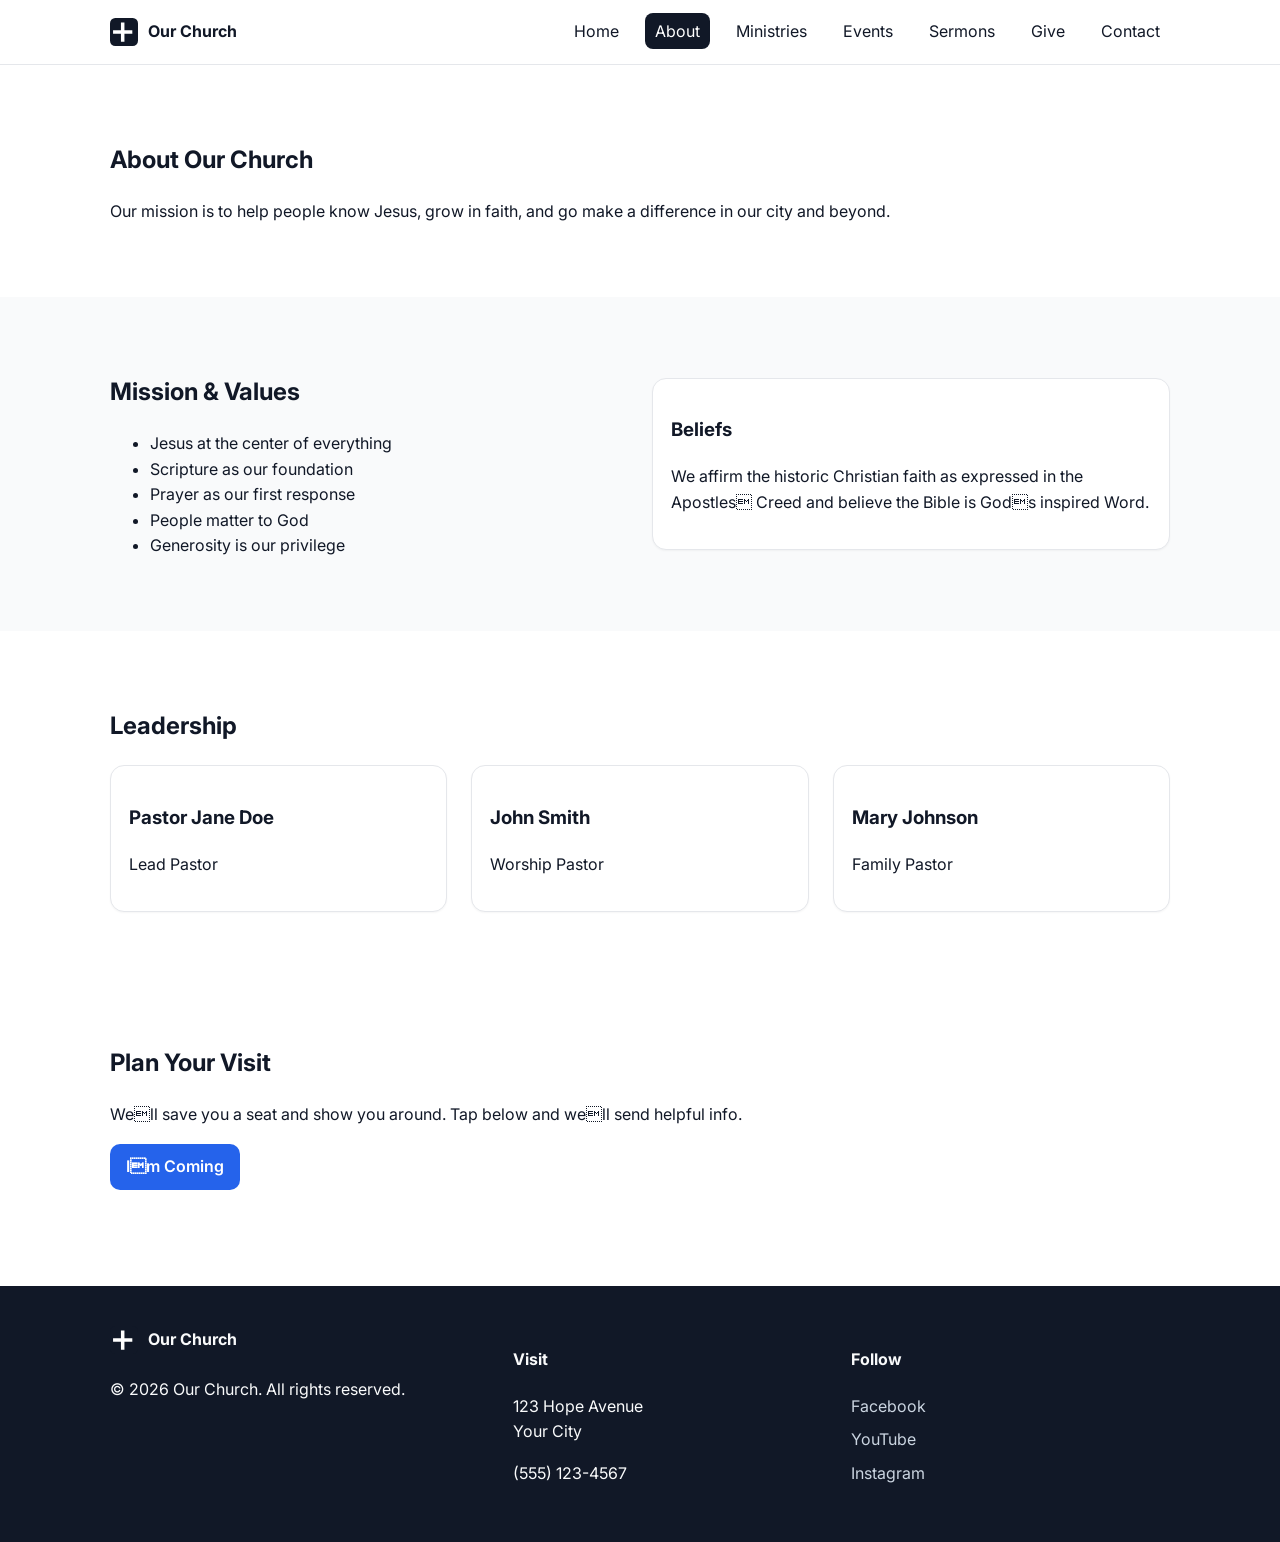
<file: New folder (2)/about.html>
<!DOCTYPE html>
<html lang="en">
<head>
    <meta charset="UTF-8">
    <meta name="viewport" content="width=device-width, initial-scale=1.0">
    <meta name="description" content="Learn about Our Church: our mission, beliefs, and leadership.">
    <title>About | Our Church</title>
    <link rel="preconnect" href="https://fonts.googleapis.com">
    <link rel="preconnect" href="https://fonts.gstatic.com" crossorigin>
    <link href="https://fonts.googleapis.com/css2?family=Inter:wght@400;600;700&display=swap" rel="stylesheet">
    <link rel="icon" href="assets/img/favicon.svg" type="image/svg+xml">
    <link rel="stylesheet" href="assets/css/styles.css">
</head>
<body>
    <header class="site-header">
        <div class="container header-inner">
            <a href="index.html" class="brand">
                <img src="assets/img/logo.svg" alt="Our Church logo" class="logo">
                <span>Our Church</span>
            </a>
            <nav class="nav" aria-label="Primary">
                <button class="nav-toggle" aria-expanded="false" aria-controls="nav-menu">Menu</button>
                <ul id="nav-menu" class="nav-list">
                    <li><a href="index.html">Home</a></li>
                    <li><a class="active" href="about.html">About</a></li>
                    <li><a href="ministries.html">Ministries</a></li>
                    <li><a href="events.html">Events</a></li>
                    <li><a href="sermons.html">Sermons</a></li>
                    <li><a href="give.html">Give</a></li>
                    <li><a href="contact.html">Contact</a></li>
                </ul>
            </nav>
        </div>
    </header>

    <main id="main-content">
        <section class="section">
            <div class="container">
                <h1>About Our Church</h1>
                <p>Our mission is to help people know Jesus, grow in faith, and go make a difference in our city and beyond.</p>
            </div>
        </section>

        <section class="section section-alt" id="mission">
            <div class="container grid-2">
                <div>
                    <h2>Mission & Values</h2>
                    <ul>
                        <li>Jesus at the center of everything</li>
                        <li>Scripture as our foundation</li>
                        <li>Prayer as our first response</li>
                        <li>People matter to God</li>
                        <li>Generosity is our privilege</li>
                    </ul>
                </div>
                <div class="card">
                    <h3>Beliefs</h3>
                    <p>We affirm the historic Christian faith as expressed in the Apostles Creed and believe the Bible is Gods inspired Word.</p>
                </div>
            </div>
        </section>

        <section class="section" id="leadership">
            <div class="container">
                <h2>Leadership</h2>
                <div class="grid-3">
                    <div class="card">
                        <h3>Pastor Jane Doe</h3>
                        <p>Lead Pastor</p>
                    </div>
                    <div class="card">
                        <h3>John Smith</h3>
                        <p>Worship Pastor</p>
                    </div>
                    <div class="card">
                        <h3>Mary Johnson</h3>
                        <p>Family Pastor</p>
                    </div>
                </div>
            </div>
        </section>

        <section class="section" id="plan">
            <div class="container">
                <h2>Plan Your Visit</h2>
                <p>Well save you a seat and show you around. Tap below and well send helpful info.</p>
                <a class="btn btn-primary" href="contact.html">Im Coming</a>
            </div>
        </section>
    </main>

    <footer class="site-footer">
        <div class="container footer-grid">
            <div>
                <a href="index.html" class="brand brand-footer">
                    <img src="assets/img/logo.svg" alt="Our Church logo" class="logo">
                    <span>Our Church</span>
                </a>
                <p>&copy; <span id="year"></span> Our Church. All rights reserved.</p>
            </div>
            <div>
                <h4>Visit</h4>
                <p>123 Hope Avenue<br>Your City</p>
                <p>(555) 123-4567</p>
            </div>
            <div>
                <h4>Follow</h4>
                <ul class="social">
                    <li><a href="#" aria-label="Facebook">Facebook</a></li>
                    <li><a href="#" aria-label="YouTube">YouTube</a></li>
                    <li><a href="#" aria-label="Instagram">Instagram</a></li>
                </ul>
            </div>
        </div>
    </footer>

    <script src="assets/js/main.js"></script>
</body>
<!--
  Built with love for the local church.
-->
</html>
</file>
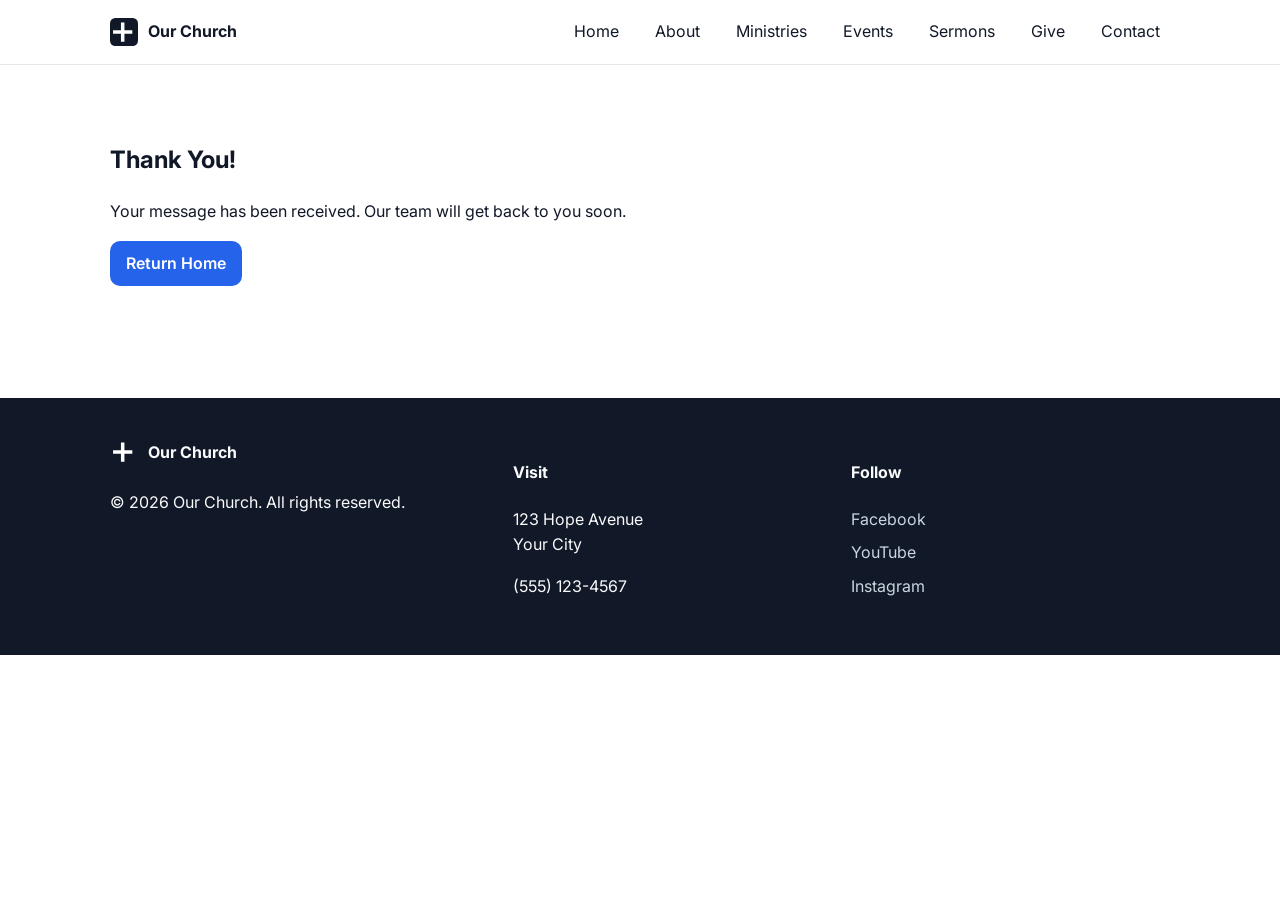
<file: New folder (2)/contact-success.html>
<!DOCTYPE html>
<html lang="en">
<head>
    <meta charset="UTF-8">
    <meta name="viewport" content="width=device-width, initial-scale=1.0">
    <meta name="robots" content="noindex">
    <title>Thank You | Our Church</title>
    <link rel="preconnect" href="https://fonts.googleapis.com">
    <link rel="preconnect" href="https://fonts.gstatic.com" crossorigin>
    <link href="https://fonts.googleapis.com/css2?family=Inter:wght@400;600;700&display=swap" rel="stylesheet">
    <link rel="icon" href="assets/img/favicon.svg" type="image/svg+xml">
    <link rel="stylesheet" href="assets/css/styles.css">
</head>
<body>
    <header class="site-header">
        <div class="container header-inner">
            <a href="index.html" class="brand">
                <img src="assets/img/logo.svg" alt="Our Church logo" class="logo">
                <span>Our Church</span>
            </a>
            <nav class="nav" aria-label="Primary">
                <button class="nav-toggle" aria-expanded="false" aria-controls="nav-menu">Menu</button>
                <ul id="nav-menu" class="nav-list">
                    <li><a href="index.html">Home</a></li>
                    <li><a href="about.html">About</a></li>
                    <li><a href="ministries.html">Ministries</a></li>
                    <li><a href="events.html">Events</a></li>
                    <li><a href="sermons.html">Sermons</a></li>
                    <li><a href="give.html">Give</a></li>
                    <li><a href="contact.html">Contact</a></li>
                </ul>
            </nav>
        </div>
    </header>

    <main id="main-content">
        <section class="section">
            <div class="container">
                <h1>Thank You!</h1>
                <p>Your message has been received. Our team will get back to you soon.</p>
                <p><a class="btn btn-primary" href="index.html">Return Home</a></p>
            </div>
        </section>
    </main>

    <footer class="site-footer">
        <div class="container footer-grid">
            <div>
                <a href="index.html" class="brand brand-footer">
                    <img src="assets/img/logo.svg" alt="Our Church logo" class="logo">
                    <span>Our Church</span>
                </a>
                <p>&copy; <span id="year"></span> Our Church. All rights reserved.</p>
            </div>
            <div>
                <h4>Visit</h4>
                <p>123 Hope Avenue<br>Your City</p>
                <p>(555) 123-4567</p>
            </div>
            <div>
                <h4>Follow</h4>
                <ul class="social">
                    <li><a href="#" aria-label="Facebook">Facebook</a></li>
                    <li><a href="#" aria-label="YouTube">YouTube</a></li>
                    <li><a href="#" aria-label="Instagram">Instagram</a></li>
                </ul>
            </div>
        </div>
    </footer>

    <script src="assets/js/main.js"></script>
</body>
</html>
</file>
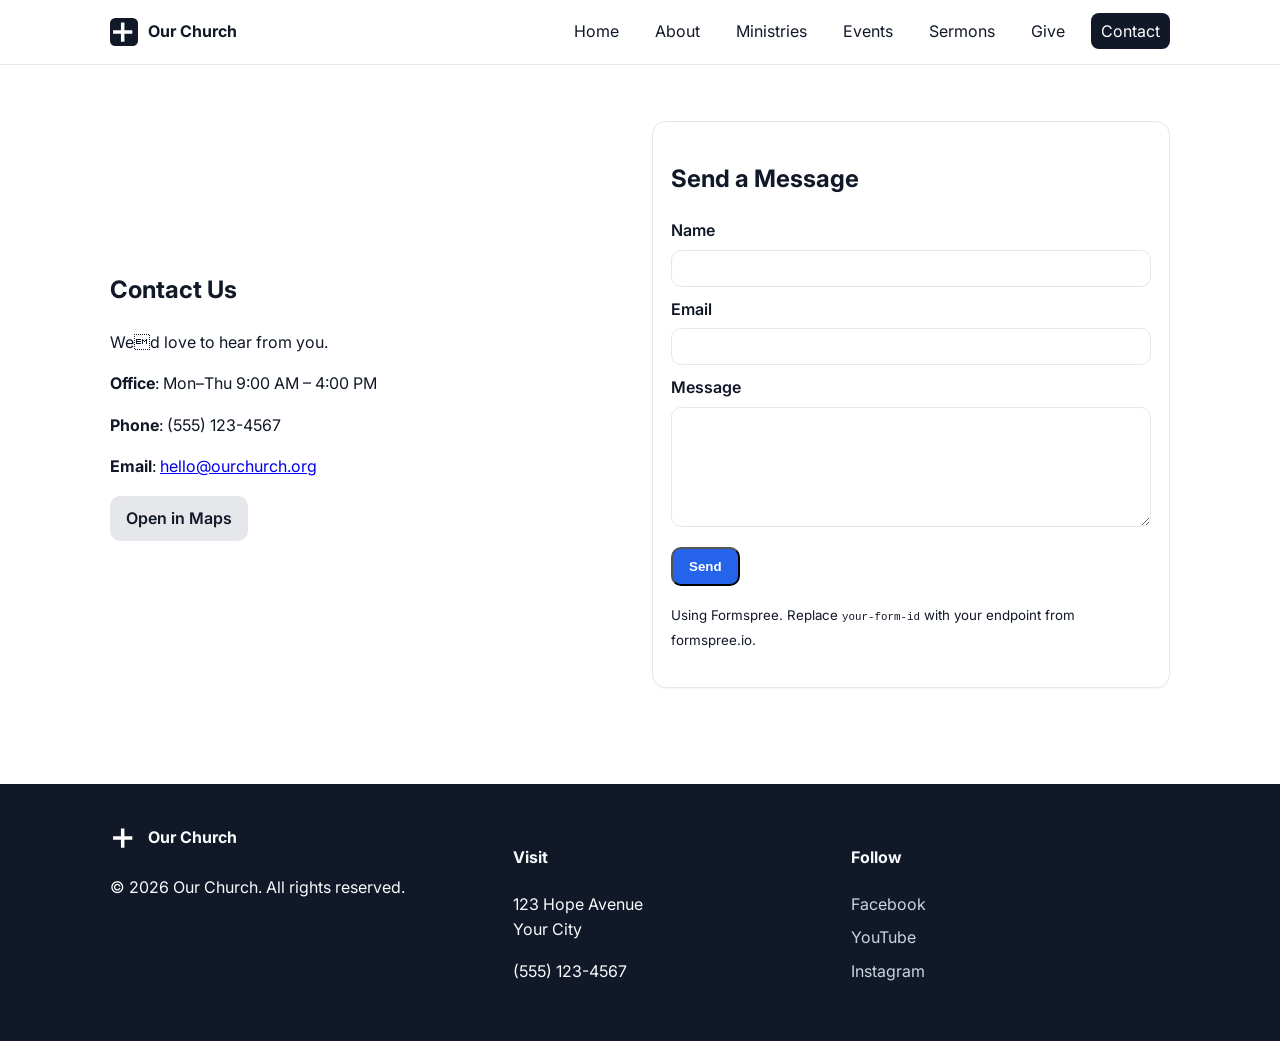
<file: New folder (2)/contact.html>
<!DOCTYPE html>
<html lang="en">
<head>
    <meta charset="UTF-8">
    <meta name="viewport" content="width=device-width, initial-scale=1.0">
    <meta name="description" content="Contact Our Church for prayer, questions, or planning a visit.">
    <title>Contact | Our Church</title>
    <link rel="preconnect" href="https://fonts.googleapis.com">
    <link rel="preconnect" href="https://fonts.gstatic.com" crossorigin>
    <link href="https://fonts.googleapis.com/css2?family=Inter:wght@400;600;700&display=swap" rel="stylesheet">
    <link rel="icon" href="assets/img/favicon.svg" type="image/svg+xml">
    <link rel="stylesheet" href="assets/css/styles.css">
</head>
<body>
    <header class="site-header">
        <div class="container header-inner">
            <a href="index.html" class="brand">
                <img src="assets/img/logo.svg" alt="Our Church logo" class="logo">
                <span>Our Church</span>
            </a>
            <nav class="nav" aria-label="Primary">
                <button class="nav-toggle" aria-expanded="false" aria-controls="nav-menu">Menu</button>
                <ul id="nav-menu" class="nav-list">
                    <li><a href="index.html">Home</a></li>
                    <li><a href="about.html">About</a></li>
                    <li><a href="ministries.html">Ministries</a></li>
                    <li><a href="events.html">Events</a></li>
                    <li><a href="sermons.html">Sermons</a></li>
                    <li><a href="give.html">Give</a></li>
                    <li><a class="active" href="contact.html">Contact</a></li>
                </ul>
            </nav>
        </div>
    </header>

    <main id="main-content">
        <section class="section">
            <div class="container grid-2">
                <div>
                    <h1>Contact Us</h1>
                    <p>Wed love to hear from you.</p>
                    <p><strong>Office</strong>: Mon–Thu 9:00 AM – 4:00 PM</p>
                    <p><strong>Phone</strong>: (555) 123-4567</p>
                    <p><strong>Email</strong>: <a href="mailto:hello@ourchurch.org">hello@ourchurch.org</a></p>
                    <p><a class="btn btn-secondary" href="https://maps.google.com" target="_blank" rel="noopener">Open in Maps</a></p>
                </div>
                <div class="card">
                    <h2>Send a Message</h2>
                    <form action="https://formspree.io/f/your-form-id" method="POST">
                        <input type="hidden" name="_subject" value="New message from Our Church website">
                        <input type="hidden" name="_next" value="/contact-success.html">

                        <label for="name">Name</label>
                        <input type="text" id="name" name="name" required>

                        <label for="email">Email</label>
                        <input type="email" id="email" name="email" required>

                        <label for="message">Message</label>
                        <textarea id="message" name="message" required></textarea>

                        <div style="margin-top:12px;">
                            <button class="btn btn-primary" type="submit">Send</button>
                        </div>
                    </form>
                    <p><small>Using Formspree. Replace <code>your-form-id</code> with your endpoint from formspree.io.</small></p>
                </div>
            </div>
        </section>
    </main>

    <footer class="site-footer">
        <div class="container footer-grid">
            <div>
                <a href="index.html" class="brand brand-footer">
                    <img src="assets/img/logo.svg" alt="Our Church logo" class="logo">
                    <span>Our Church</span>
                </a>
                <p>&copy; <span id="year"></span> Our Church. All rights reserved.</p>
            </div>
            <div>
                <h4>Visit</h4>
                <p>123 Hope Avenue<br>Your City</p>
                <p>(555) 123-4567</p>
            </div>
            <div>
                <h4>Follow</h4>
                <ul class="social">
                    <li><a href="#" aria-label="Facebook">Facebook</a></li>
                    <li><a href="#" aria-label="YouTube">YouTube</a></li>
                    <li><a href="#" aria-label="Instagram">Instagram</a></li>
                </ul>
            </div>
        </div>
    </footer>

    <script src="assets/js/main.js"></script>
</body>
</html>
</file>
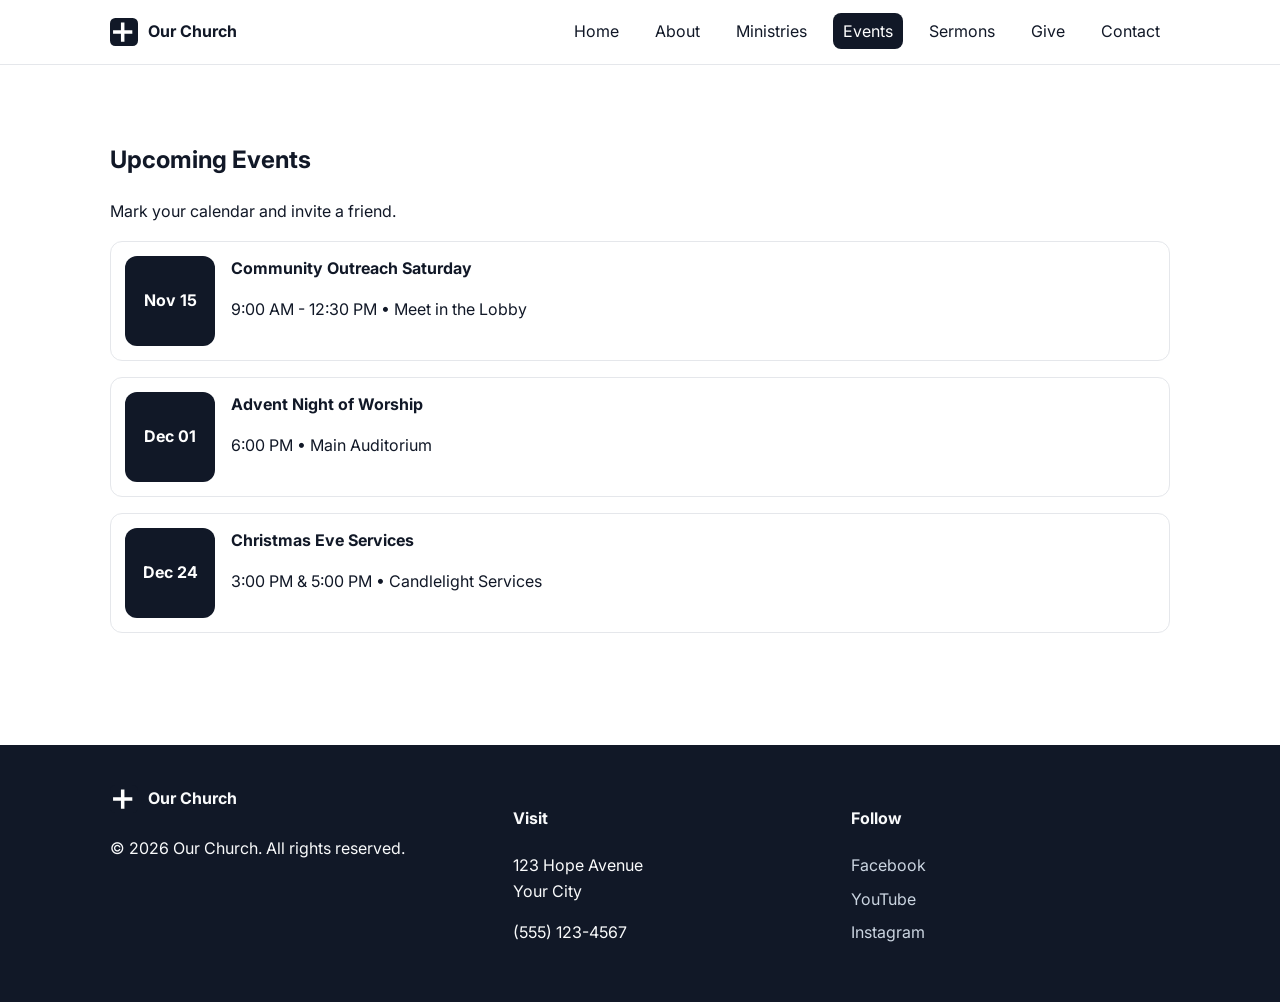
<file: New folder (2)/events.html>
<!DOCTYPE html>
<html lang="en">
<head>
    <meta charset="UTF-8">
    <meta name="viewport" content="width=device-width, initial-scale=1.0">
    <meta name="description" content="Events at Our Church: see whats coming up and get involved.">
    <title>Events | Our Church</title>
    <link rel="preconnect" href="https://fonts.googleapis.com">
    <link rel="preconnect" href="https://fonts.gstatic.com" crossorigin>
    <link href="https://fonts.googleapis.com/css2?family=Inter:wght@400;600;700&display=swap" rel="stylesheet">
    <link rel="icon" href="assets/img/favicon.svg" type="image/svg+xml">
    <link rel="stylesheet" href="assets/css/styles.css">
</head>
<body>
    <header class="site-header">
        <div class="container header-inner">
            <a href="index.html" class="brand">
                <img src="assets/img/logo.svg" alt="Our Church logo" class="logo">
                <span>Our Church</span>
            </a>
            <nav class="nav" aria-label="Primary">
                <button class="nav-toggle" aria-expanded="false" aria-controls="nav-menu">Menu</button>
                <ul id="nav-menu" class="nav-list">
                    <li><a href="index.html">Home</a></li>
                    <li><a href="about.html">About</a></li>
                    <li><a href="ministries.html">Ministries</a></li>
                    <li><a class="active" href="events.html">Events</a></li>
                    <li><a href="sermons.html">Sermons</a></li>
                    <li><a href="give.html">Give</a></li>
                    <li><a href="contact.html">Contact</a></li>
                </ul>
            </nav>
        </div>
    </header>

    <main id="main-content">
        <section class="section">
            <div class="container">
                <h1>Upcoming Events</h1>
                <p>Mark your calendar and invite a friend.</p>
                <ul class="events-list">
                    <li>
                        <span class="event-date">Nov 15</span>
                        <div>
                            <strong>Community Outreach Saturday</strong>
                            <p>9:00 AM - 12:30 PM • Meet in the Lobby</p>
                        </div>
                    </li>
                    <li>
                        <span class="event-date">Dec 01</span>
                        <div>
                            <strong>Advent Night of Worship</strong>
                            <p>6:00 PM • Main Auditorium</p>
                        </div>
                    </li>
                    <li>
                        <span class="event-date">Dec 24</span>
                        <div>
                            <strong>Christmas Eve Services</strong>
                            <p>3:00 PM & 5:00 PM • Candlelight Services</p>
                        </div>
                    </li>
                </ul>
            </div>
        </section>
    </main>

    <footer class="site-footer">
        <div class="container footer-grid">
            <div>
                <a href="index.html" class="brand brand-footer">
                    <img src="assets/img/logo.svg" alt="Our Church logo" class="logo">
                    <span>Our Church</span>
                </a>
                <p>&copy; <span id="year"></span> Our Church. All rights reserved.</p>
            </div>
            <div>
                <h4>Visit</h4>
                <p>123 Hope Avenue<br>Your City</p>
                <p>(555) 123-4567</p>
            </div>
            <div>
                <h4>Follow</h4>
                <ul class="social">
                    <li><a href="#" aria-label="Facebook">Facebook</a></li>
                    <li><a href="#" aria-label="YouTube">YouTube</a></li>
                    <li><a href="#" aria-label="Instagram">Instagram</a></li>
                </ul>
            </div>
        </div>
    </footer>

    <script src="assets/js/main.js"></script>
</body>
</html>
</file>
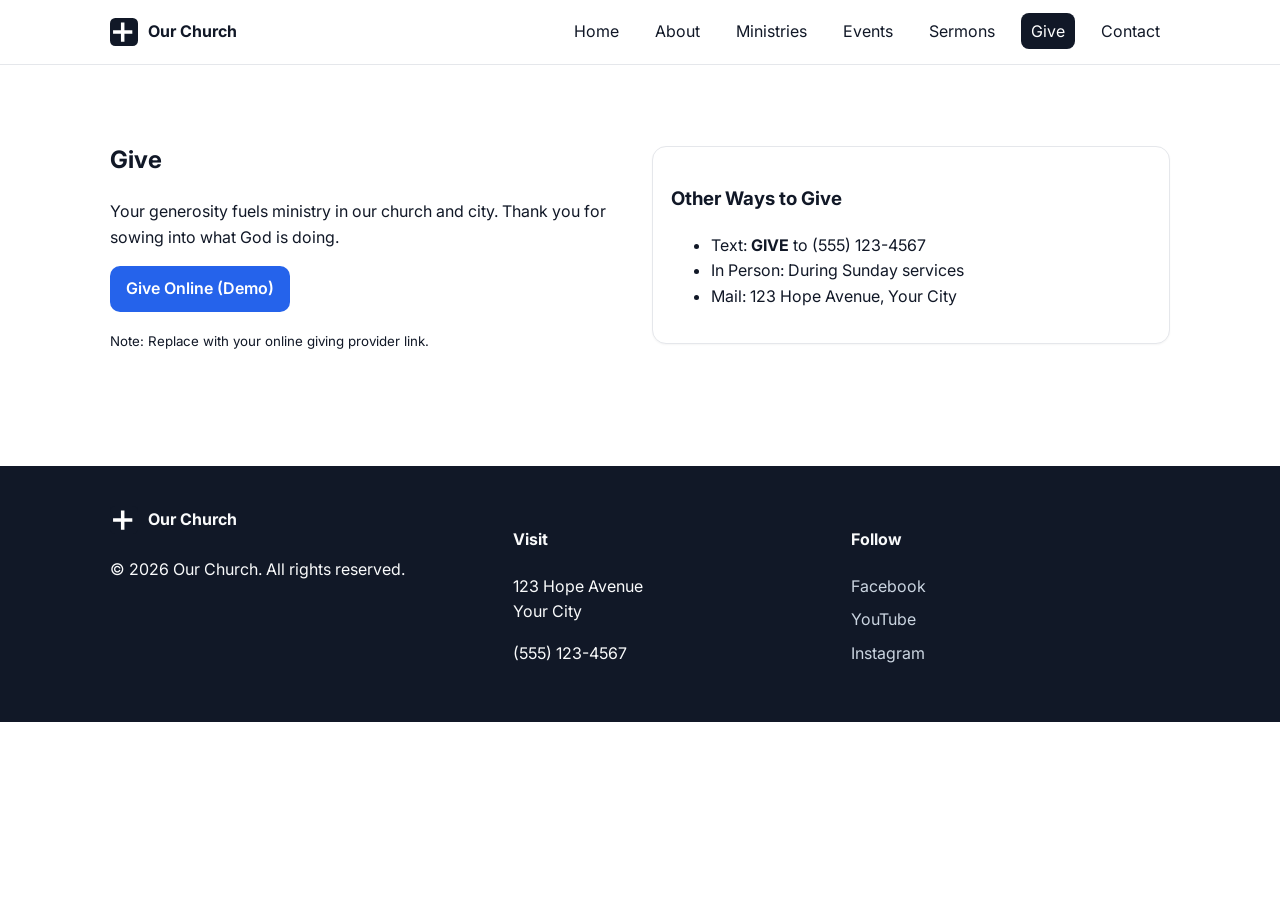
<file: New folder (2)/give.html>
<!DOCTYPE html>
<html lang="en">
<head>
    <meta charset="UTF-8">
    <meta name="viewport" content="width=device-width, initial-scale=1.0">
    <meta name="description" content="Give to Our Church securely online or see other ways to give.">
    <title>Give | Our Church</title>
    <link rel="preconnect" href="https://fonts.googleapis.com">
    <link rel="preconnect" href="https://fonts.gstatic.com" crossorigin>
    <link href="https://fonts.googleapis.com/css2?family=Inter:wght@400;600;700&display=swap" rel="stylesheet">
    <link rel="icon" href="assets/img/favicon.svg" type="image/svg+xml">
    <link rel="stylesheet" href="assets/css/styles.css">
</head>
<body>
    <header class="site-header">
        <div class="container header-inner">
            <a href="index.html" class="brand">
                <img src="assets/img/logo.svg" alt="Our Church logo" class="logo">
                <span>Our Church</span>
            </a>
            <nav class="nav" aria-label="Primary">
                <button class="nav-toggle" aria-expanded="false" aria-controls="nav-menu">Menu</button>
                <ul id="nav-menu" class="nav-list">
                    <li><a href="index.html">Home</a></li>
                    <li><a href="about.html">About</a></li>
                    <li><a href="ministries.html">Ministries</a></li>
                    <li><a href="events.html">Events</a></li>
                    <li><a href="sermons.html">Sermons</a></li>
                    <li><a class="active" href="give.html">Give</a></li>
                    <li><a href="contact.html">Contact</a></li>
                </ul>
            </nav>
        </div>
    </header>

    <main id="main-content">
        <section class="section">
            <div class="container grid-2">
                <div>
                    <h1>Give</h1>
                    <p>Your generosity fuels ministry in our church and city. Thank you for sowing into what God is doing.</p>
                    <a class="btn btn-primary" href="#" aria-disabled="true">Give Online (Demo)</a>
                    <p><small>Note: Replace with your online giving provider link.</small></p>
                </div>
                <div class="card">
                    <h3>Other Ways to Give</h3>
                    <ul>
                        <li>Text: <strong>GIVE</strong> to (555) 123-4567</li>
                        <li>In Person: During Sunday services</li>
                        <li>Mail: 123 Hope Avenue, Your City</li>
                    </ul>
                </div>
            </div>
        </section>
    </main>

    <footer class="site-footer">
        <div class="container footer-grid">
            <div>
                <a href="index.html" class="brand brand-footer">
                    <img src="assets/img/logo.svg" alt="Our Church logo" class="logo">
                    <span>Our Church</span>
                </a>
                <p>&copy; <span id="year"></span> Our Church. All rights reserved.</p>
            </div>
            <div>
                <h4>Visit</h4>
                <p>123 Hope Avenue<br>Your City</p>
                <p>(555) 123-4567</p>
            </div>
            <div>
                <h4>Follow</h4>
                <ul class="social">
                    <li><a href="#" aria-label="Facebook">Facebook</a></li>
                    <li><a href="#" aria-label="YouTube">YouTube</a></li>
                    <li><a href="#" aria-label="Instagram">Instagram</a></li>
                </ul>
            </div>
        </div>
    </footer>

    <script src="assets/js/main.js"></script>
</body>
</html>
</file>
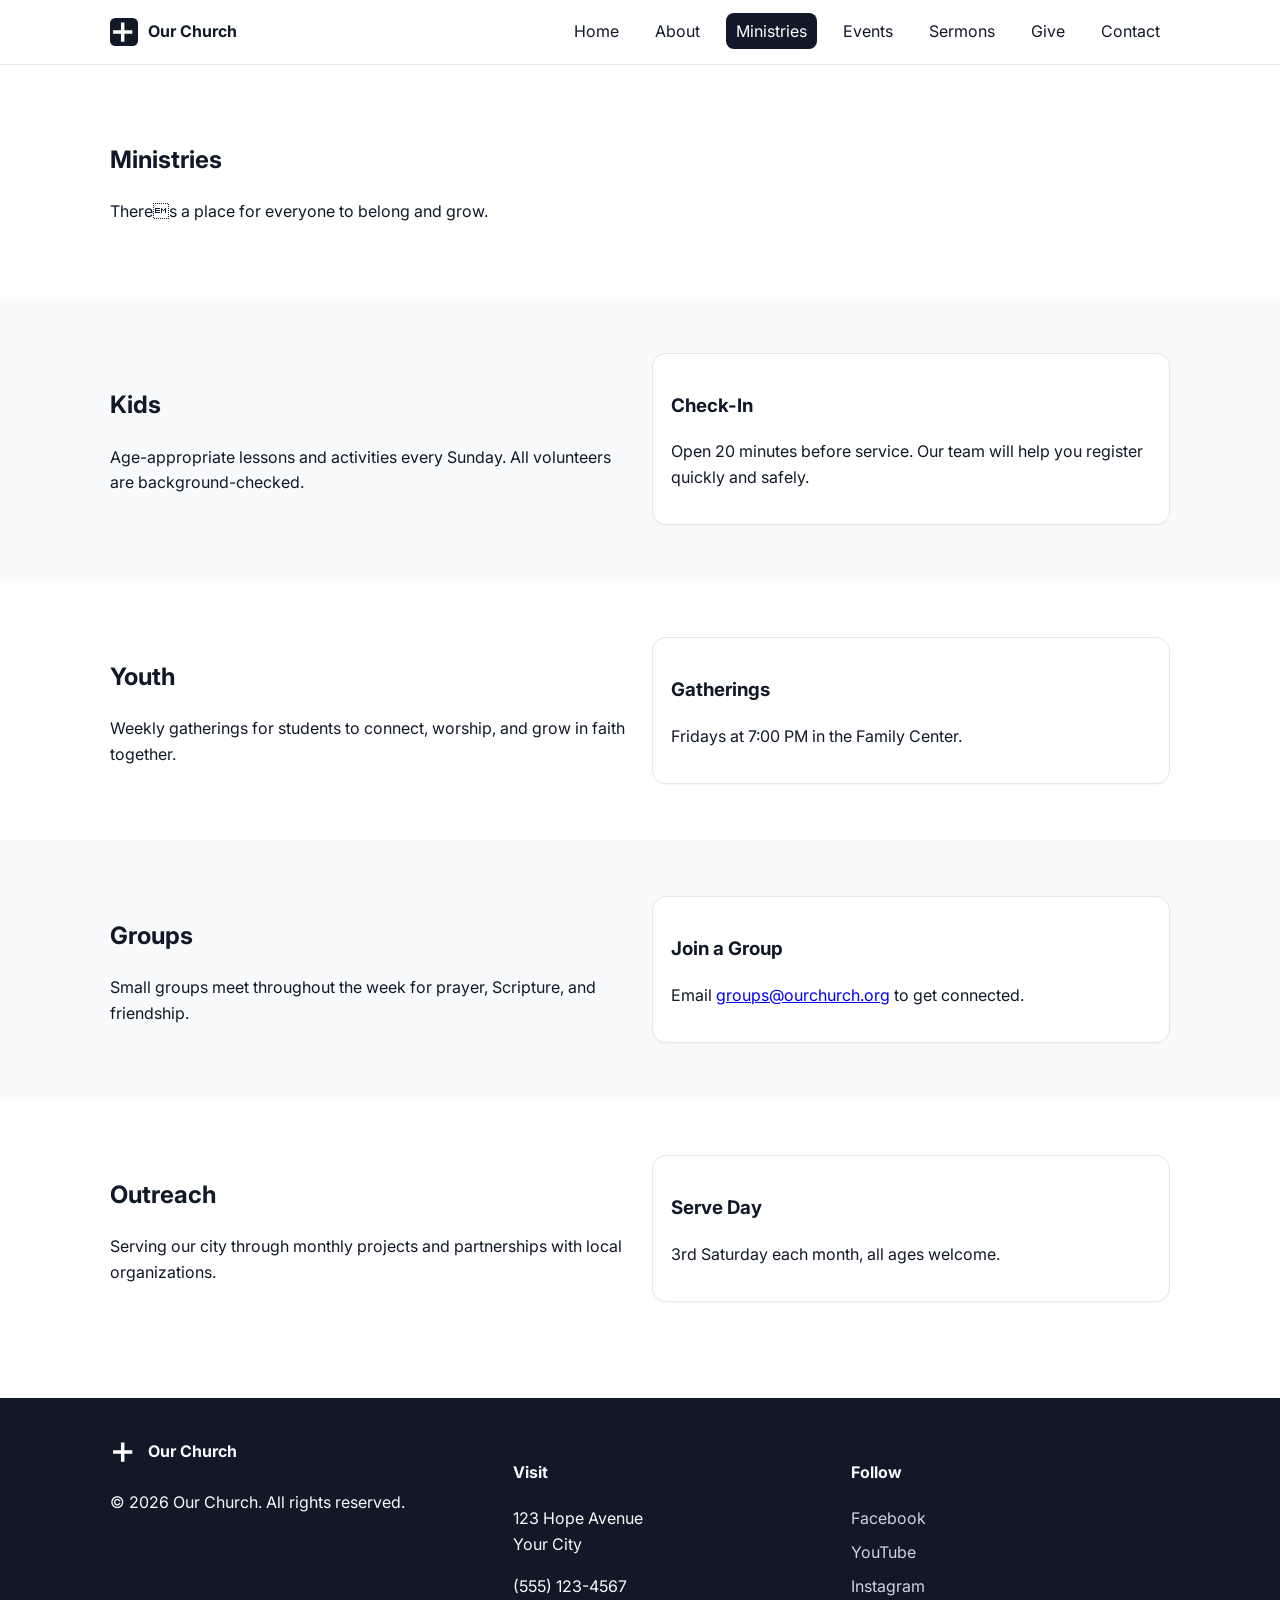
<file: New folder (2)/ministries.html>
<!DOCTYPE html>
<html lang="en">
<head>
    <meta charset="UTF-8">
    <meta name="viewport" content="width=device-width, initial-scale=1.0">
    <meta name="description" content="Ministries at Our Church: kids, youth, groups, outreach, worship, prayer.">
    <title>Ministries | Our Church</title>
    <link rel="preconnect" href="https://fonts.googleapis.com">
    <link rel="preconnect" href="https://fonts.gstatic.com" crossorigin>
    <link href="https://fonts.googleapis.com/css2?family=Inter:wght@400;600;700&display=swap" rel="stylesheet">
    <link rel="icon" href="assets/img/favicon.svg" type="image/svg+xml">
    <link rel="stylesheet" href="assets/css/styles.css">
</head>
<body>
    <header class="site-header">
        <div class="container header-inner">
            <a href="index.html" class="brand">
                <img src="assets/img/logo.svg" alt="Our Church logo" class="logo">
                <span>Our Church</span>
            </a>
            <nav class="nav" aria-label="Primary">
                <button class="nav-toggle" aria-expanded="false" aria-controls="nav-menu">Menu</button>
                <ul id="nav-menu" class="nav-list">
                    <li><a href="index.html">Home</a></li>
                    <li><a href="about.html">About</a></li>
                    <li><a class="active" href="ministries.html">Ministries</a></li>
                    <li><a href="events.html">Events</a></li>
                    <li><a href="sermons.html">Sermons</a></li>
                    <li><a href="give.html">Give</a></li>
                    <li><a href="contact.html">Contact</a></li>
                </ul>
            </nav>
        </div>
    </header>

    <main id="main-content">
        <section class="section">
            <div class="container">
                <h1>Ministries</h1>
                <p>Theres a place for everyone to belong and grow.</p>
            </div>
        </section>

        <section class="section section-alt" id="kids">
            <div class="container grid-2">
                <div>
                    <h2>Kids</h2>
                    <p>Age-appropriate lessons and activities every Sunday. All volunteers are background-checked.</p>
                </div>
                <div class="card">
                    <h3>Check-In</h3>
                    <p>Open 20 minutes before service. Our team will help you register quickly and safely.</p>
                </div>
            </div>
        </section>

        <section class="section" id="youth">
            <div class="container grid-2">
                <div>
                    <h2>Youth</h2>
                    <p>Weekly gatherings for students to connect, worship, and grow in faith together.</p>
                </div>
                <div class="card">
                    <h3>Gatherings</h3>
                    <p>Fridays at 7:00 PM in the Family Center.</p>
                </div>
            </div>
        </section>

        <section class="section section-alt" id="groups">
            <div class="container grid-2">
                <div>
                    <h2>Groups</h2>
                    <p>Small groups meet throughout the week for prayer, Scripture, and friendship.</p>
                </div>
                <div class="card">
                    <h3>Join a Group</h3>
                    <p>Email <a href="mailto:groups@ourchurch.org">groups@ourchurch.org</a> to get connected.</p>
                </div>
            </div>
        </section>

        <section class="section" id="outreach">
            <div class="container grid-2">
                <div>
                    <h2>Outreach</h2>
                    <p>Serving our city through monthly projects and partnerships with local organizations.</p>
                </div>
                <div class="card">
                    <h3>Serve Day</h3>
                    <p>3rd Saturday each month, all ages welcome.</p>
                </div>
            </div>
        </section>
    </main>

    <footer class="site-footer">
        <div class="container footer-grid">
            <div>
                <a href="index.html" class="brand brand-footer">
                    <img src="assets/img/logo.svg" alt="Our Church logo" class="logo">
                    <span>Our Church</span>
                </a>
                <p>&copy; <span id="year"></span> Our Church. All rights reserved.</p>
            </div>
            <div>
                <h4>Visit</h4>
                <p>123 Hope Avenue<br>Your City</p>
                <p>(555) 123-4567</p>
            </div>
            <div>
                <h4>Follow</h4>
                <ul class="social">
                    <li><a href="#" aria-label="Facebook">Facebook</a></li>
                    <li><a href="#" aria-label="YouTube">YouTube</a></li>
                    <li><a href="#" aria-label="Instagram">Instagram</a></li>
                </ul>
            </div>
        </div>
    </footer>

    <script src="assets/js/main.js"></script>
</body>
</html>
</file>
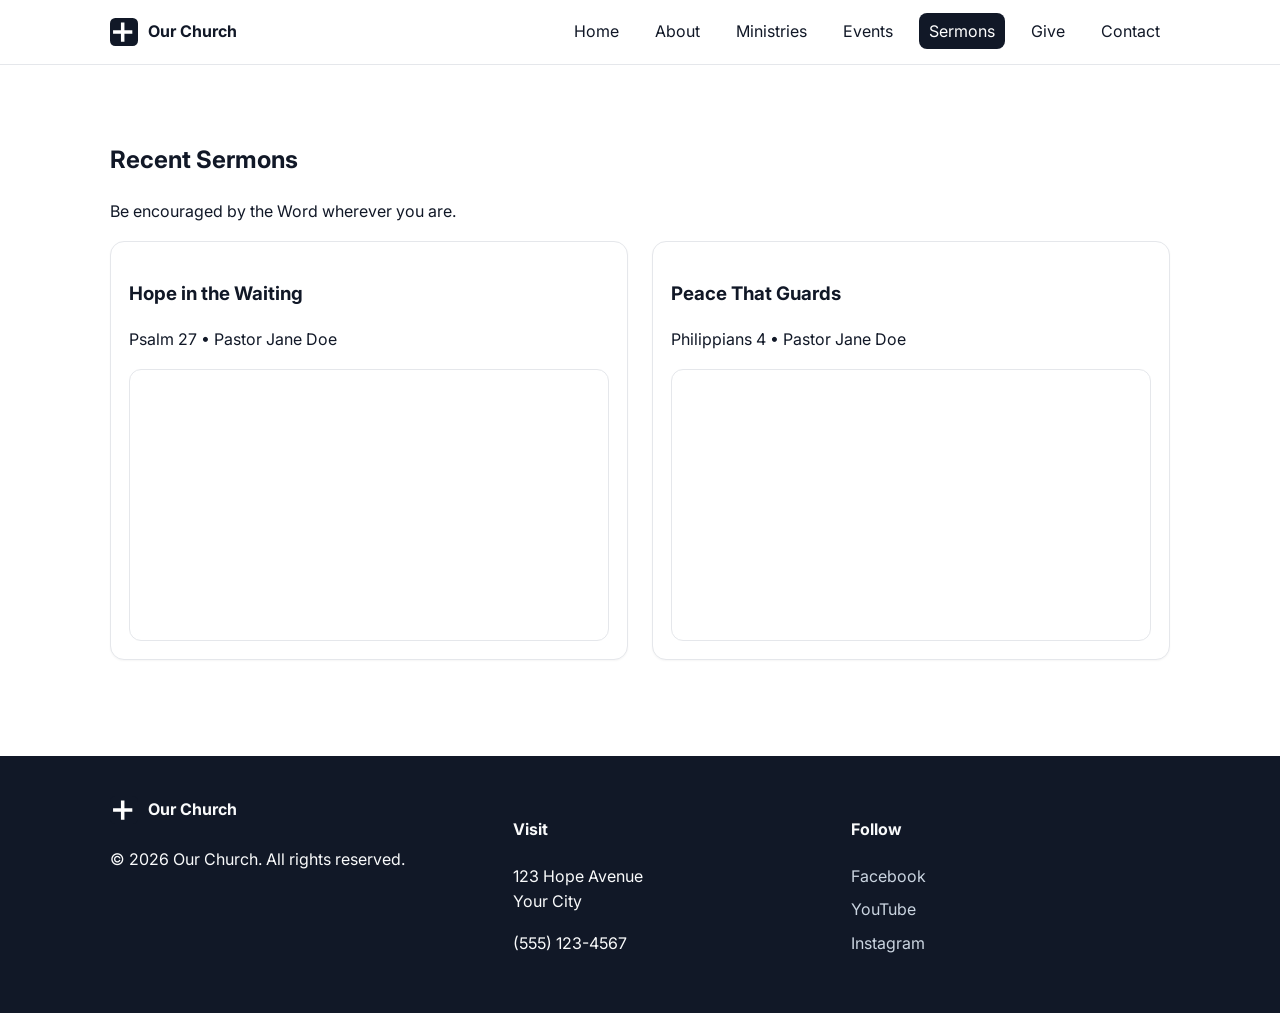
<file: New folder (2)/sermons.html>
<!DOCTYPE html>
<html lang="en">
<head>
    <meta charset="UTF-8">
    <meta name="viewport" content="width=device-width, initial-scale=1.0">
    <meta name="description" content="Watch and listen to recent sermons from Our Church.">
    <title>Sermons | Our Church</title>
    <link rel="preconnect" href="https://fonts.googleapis.com">
    <link rel="preconnect" href="https://fonts.gstatic.com" crossorigin>
    <link href="https://fonts.googleapis.com/css2?family=Inter:wght@400;600;700&display=swap" rel="stylesheet">
    <link rel="icon" href="assets/img/favicon.svg" type="image/svg+xml">
    <link rel="stylesheet" href="assets/css/styles.css">
</head>
<body>
    <header class="site-header">
        <div class="container header-inner">
            <a href="index.html" class="brand">
                <img src="assets/img/logo.svg" alt="Our Church logo" class="logo">
                <span>Our Church</span>
            </a>
            <nav class="nav" aria-label="Primary">
                <button class="nav-toggle" aria-expanded="false" aria-controls="nav-menu">Menu</button>
                <ul id="nav-menu" class="nav-list">
                    <li><a href="index.html">Home</a></li>
                    <li><a href="about.html">About</a></li>
                    <li><a href="ministries.html">Ministries</a></li>
                    <li><a href="events.html">Events</a></li>
                    <li><a class="active" href="sermons.html">Sermons</a></li>
                    <li><a href="give.html">Give</a></li>
                    <li><a href="contact.html">Contact</a></li>
                </ul>
            </nav>
        </div>
    </header>

    <main id="main-content">
        <section class="section">
            <div class="container">
                <h1>Recent Sermons</h1>
                <p>Be encouraged by the Word wherever you are.</p>
                <div class="grid-2">
                    <div class="card">
                        <h3>Hope in the Waiting</h3>
                        <p>Psalm 27 • Pastor Jane Doe</p>
                        <div style="position:relative;padding-top:56.25%;border-radius:12px;overflow:hidden;border:1px solid #e5e7eb;">
                            <iframe title="YouTube Sermon" src="https://www.youtube.com/embed/dQw4w9WgXcQ" allowfullscreen style="position:absolute;inset:0;border:0;width:100%;height:100%;"></iframe>
                        </div>
                    </div>
                    <div class="card">
                        <h3>Peace That Guards</h3>
                        <p>Philippians 4 • Pastor Jane Doe</p>
                        <div style="position:relative;padding-top:56.25%;border-radius:12px;overflow:hidden;border:1px solid #e5e7eb;">
                            <iframe title="YouTube Sermon" src="https://www.youtube.com/embed/dQw4w9WgXcQ" allowfullscreen style="position:absolute;inset:0;border:0;width:100%;height:100%;"></iframe>
                        </div>
                    </div>
                </div>
            </div>
        </section>
    </main>

    <footer class="site-footer">
        <div class="container footer-grid">
            <div>
                <a href="index.html" class="brand brand-footer">
                    <img src="assets/img/logo.svg" alt="Our Church logo" class="logo">
                    <span>Our Church</span>
                </a>
                <p>&copy; <span id="year"></span> Our Church. All rights reserved.</p>
            </div>
            <div>
                <h4>Visit</h4>
                <p>123 Hope Avenue<br>Your City</p>
                <p>(555) 123-4567</p>
            </div>
            <div>
                <h4>Follow</h4>
                <ul class="social">
                    <li><a href="#" aria-label="Facebook">Facebook</a></li>
                    <li><a href="#" aria-label="YouTube">YouTube</a></li>
                    <li><a href="#" aria-label="Instagram">Instagram</a></li>
                </ul>
            </div>
        </div>
    </footer>

    <script src="assets/js/main.js"></script>
</body>
</html>
</file>
<file: New folder (2)/assets/css/styles.css>
/* Base Reset */
* { box-sizing: border-box; }
html, body { margin: 0; padding: 0; }
body { font-family: Inter, system-ui, -apple-system, Segoe UI, Roboto, Arial, sans-serif; color: #111827; background: #ffffff; line-height: 1.6; }

/* Containers */
.container { width: 100%; max-width: 1100px; margin: 0 auto; padding: 0 20px; }

/* Header */
.site-header { position: sticky; top: 0; z-index: 100; background: rgba(255,255,255,0.9); backdrop-filter: saturate(180%) blur(8px); border-bottom: 1px solid #e5e7eb; }
.header-inner { display: flex; align-items: center; justify-content: space-between; height: 64px; }
.brand { display: inline-flex; align-items: center; gap: 10px; text-decoration: none; color: #111827; font-weight: 700; }
.brand .logo { width: 28px; height: 28px; }

/* Nav */
.nav-toggle { display: none; }
.nav-list { list-style: none; display: flex; gap: 16px; margin: 0; padding: 0; }
.nav-list a { text-decoration: none; color: #111827; padding: 8px 10px; border-radius: 8px; }
.nav-list a:hover, .nav-list a.active { background: #111827; color: #ffffff; }

/* Hero */
.hero { background: linear-gradient(135deg, #111827, #1f2937); color: #ffffff; padding: 80px 0; }
.hero-inner { text-align: center; }
.hero h1 { font-size: 44px; line-height: 1.1; margin: 0 0 10px; }
.hero p { font-size: 18px; margin: 0 0 24px; color: #e5e7eb; }
.hero-actions { display: inline-flex; gap: 12px; }

/* Sections */
.section { padding: 56px 0; }
.section-alt { background: #f9fafb; }

/* Grid */
.grid-2 { display: grid; grid-template-columns: repeat(2, 1fr); gap: 24px; align-items: center; }
.grid-3 { display: grid; grid-template-columns: repeat(3, 1fr); gap: 24px; }

/* Cards */
.card { background: #ffffff; border: 1px solid #e5e7eb; border-radius: 14px; padding: 18px; box-shadow: 0 1px 2px rgba(0,0,0,0.04); }

/* Buttons */
.btn { display: inline-block; text-decoration: none; font-weight: 600; padding: 10px 16px; border-radius: 10px; transition: transform 0.05s ease; }
.btn:active { transform: translateY(1px); }
.btn-primary { background: #2563eb; color: #ffffff; }
.btn-primary:hover { background: #1d4ed8; }
.btn-secondary { background: #e5e7eb; color: #111827; }
.btn-secondary:hover { background: #d1d5db; }

/* Feature */
.feature-img { min-height: 220px; border-radius: 16px; background: url('../img/hero-placeholder.jpg') center/cover, linear-gradient(145deg, #dbeafe, #fef3c7); border: 1px solid #e5e7eb; }

/* Events */
.events-list { list-style: none; margin: 0 0 16px; padding: 0; display: grid; gap: 16px; }
.events-list li { display: grid; grid-template-columns: 90px 1fr; gap: 16px; align-items: start; background: #ffffff; border: 1px solid #e5e7eb; border-radius: 12px; padding: 14px; }
.event-date { display: inline-grid; place-items: center; width: 90px; height: 90px; border-radius: 12px; background: #111827; color: #ffffff; font-weight: 700; }

/* Footer */
.site-footer { background: #111827; color: #f9fafb; padding: 40px 0; margin-top: 40px; }
.footer-grid { display: grid; grid-template-columns: 1.2fr 1fr 1fr; gap: 20px; }
.brand-footer { color: #f9fafb; }
.social { list-style: none; margin: 0; padding: 0; display: grid; gap: 8px; }
.social a { color: #cbd5e1; text-decoration: none; }
.social a:hover { color: #ffffff; }

/* Forms */
label { display: block; margin: 10px 0 6px; font-weight: 600; }
input, textarea, select { width: 100%; padding: 10px 12px; border-radius: 10px; border: 1px solid #e5e7eb; background: #ffffff; }
textarea { min-height: 120px; resize: vertical; }

/* Tables */
table { width: 100%; border-collapse: collapse; }
th, td { padding: 12px; border-bottom: 1px solid #e5e7eb; text-align: left; }
th { background: #f3f4f6; }

/* Utilities */
.sr-only { position: absolute; width: 1px; height: 1px; padding: 0; margin: -1px; overflow: hidden; clip: rect(0,0,0,0); white-space: nowrap; border: 0; }

/* Responsive */
@media (max-width: 880px) {
  .grid-2, .grid-3, .footer-grid { grid-template-columns: 1fr; }
  .events-list li { grid-template-columns: 70px 1fr; }
  .event-date { width: 70px; height: 70px; }
  .nav-toggle { display: inline-block; background: #111827; color: #ffffff; border: none; padding: 8px 12px; border-radius: 8px; }
  .nav-list { display: none; position: absolute; right: 20px; top: 64px; background: #ffffff; border: 1px solid #e5e7eb; border-radius: 10px; padding: 10px; width: min(280px, 90%); flex-direction: column; }
  .nav-list.open { display: flex; }
}
</file>
